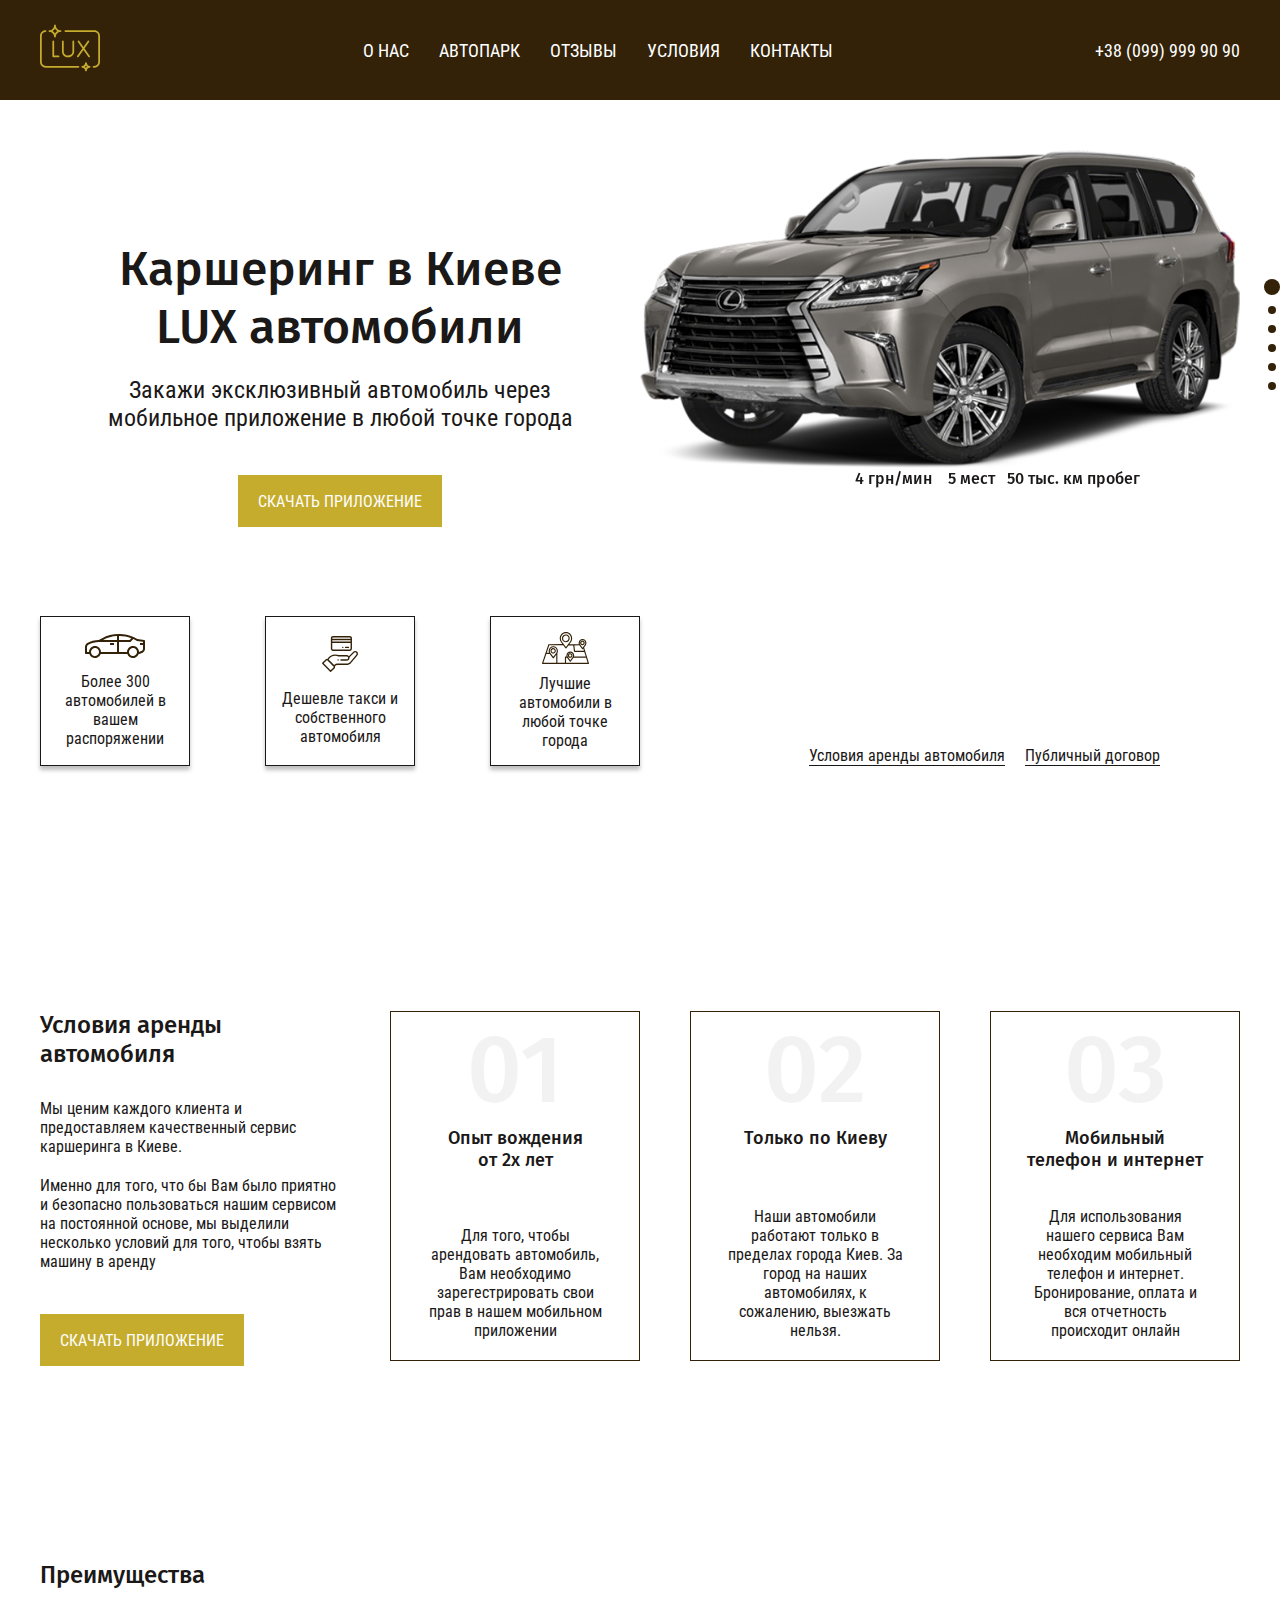
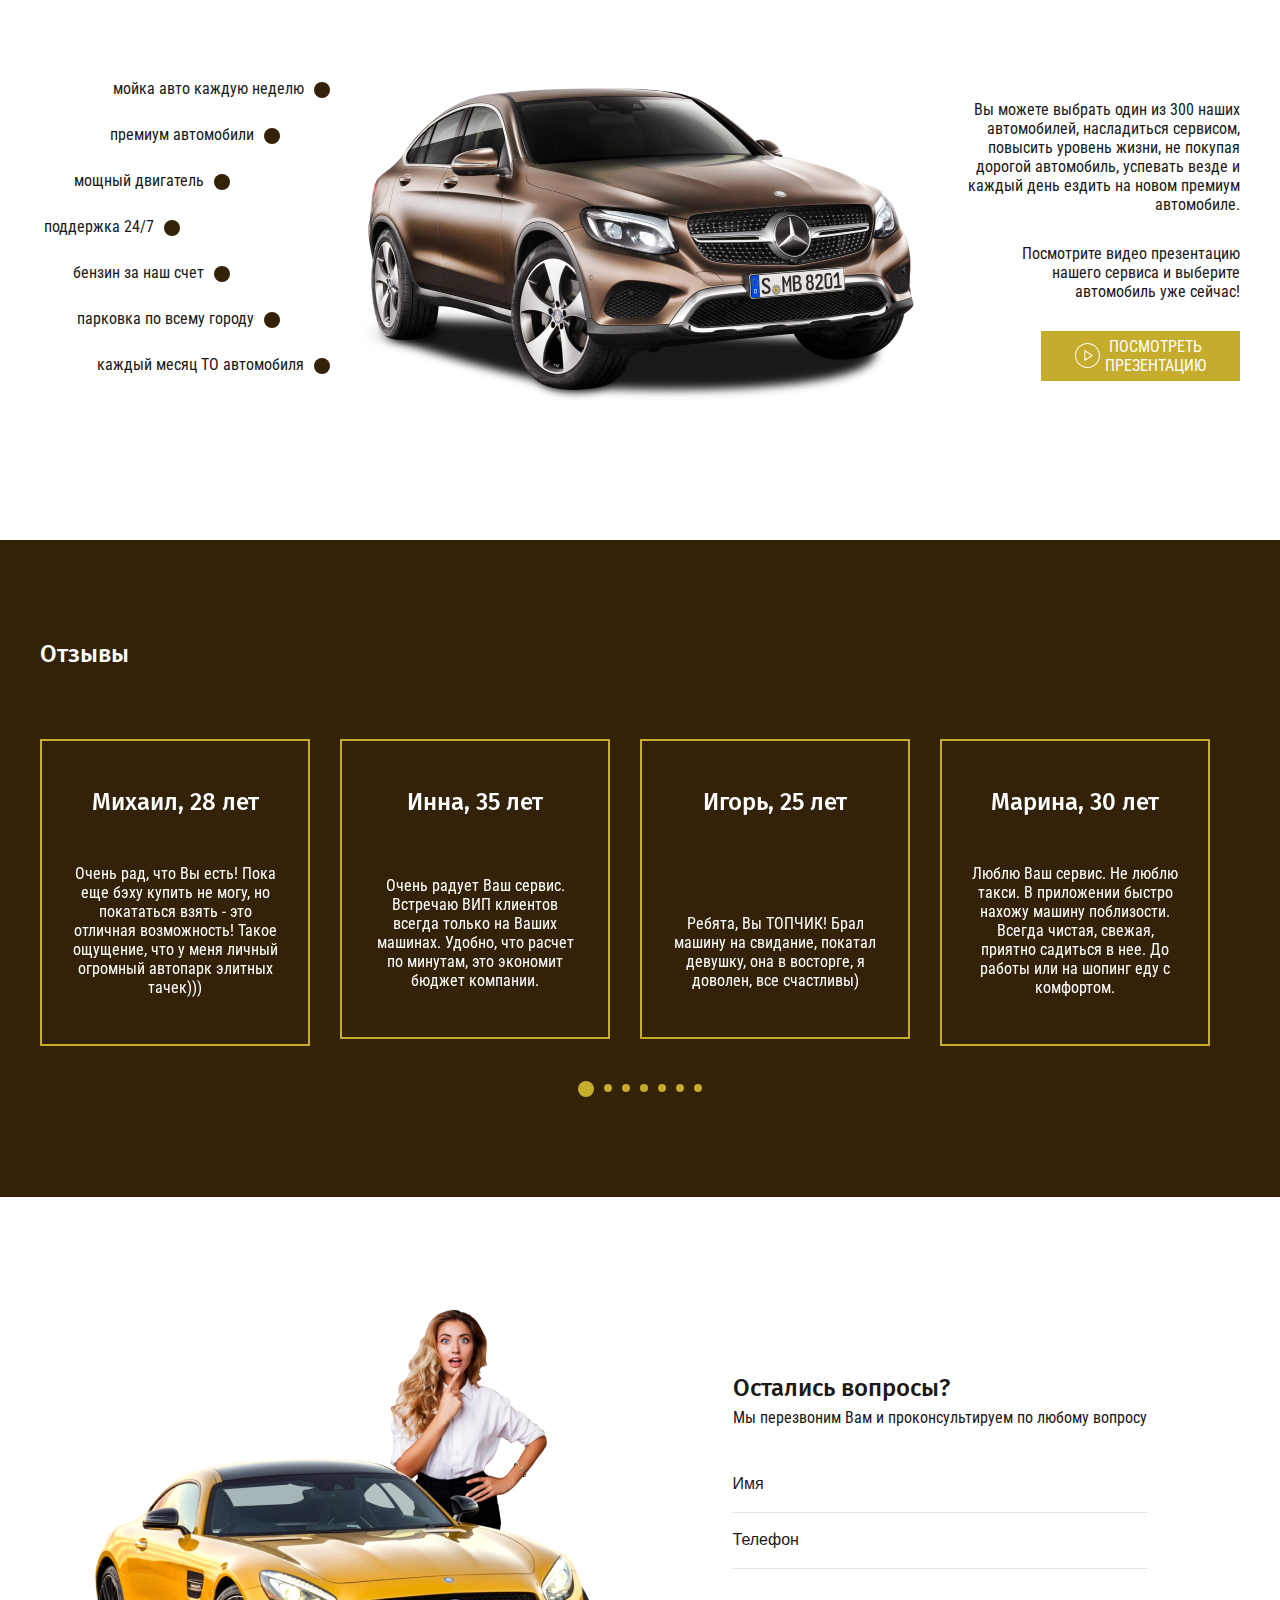
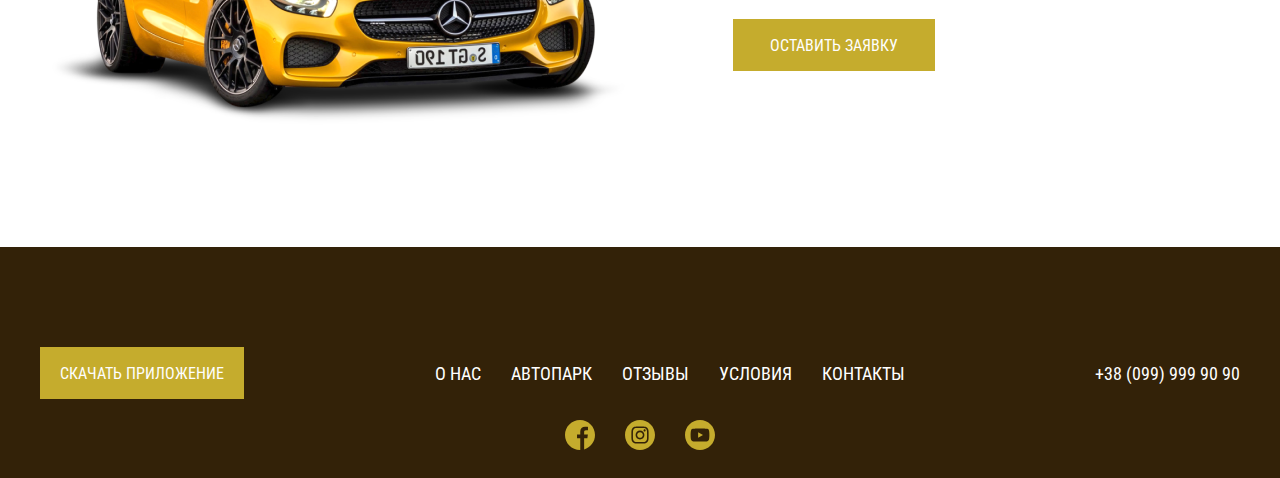
<file: car/index.html>
<!DOCTYPE html>
<html lang="ru">

<head>
  <meta charset="UTF-8">
  <meta name="viewport" content="width=device-width, initial-scale=1.0">
  <meta http-equiv="X-UA-Compatible" content="ie=edge">
  <title>Document 123</title>
  <link rel="stylesheet" href="css/reset.css">
  <link rel="preconnect" href="https://fonts.gstatic.com">
  <link href="https://fonts.googleapis.com/css2?family=Fira+Sans:wght@500&family=Roboto+Condensed&display=swap"
    rel="stylesheet">
  <link rel="stylesheet" href="css/slick.css">
  <link rel="stylesheet" href="css/jquery.fancybox.css">
  <link rel="stylesheet" href="css/style.css">
</head>

<body>
  <header class="header">
    <div class="container">
      <div class="header__inner">
        <a href="#" class="logo">
          <img class="logo__link" src="images/logo.svg" alt="logo">
        </a>
        <nav class="menu">
          <button class="menu__btn"></button>
          <ul class="menu__list">
            <li class="menu__item"><a class="menu__list-link">О НАС</a></li>
            <li class="menu__item"><a class="menu__list-link">АВТОПАРК</a></li>
            <li class="menu__item"><a class="menu__list-link">ОТЗЫВЫ</a></li>
            <li class="menu__item"><a class="menu__list-link">УСЛОВИЯ</a></li>
            <li class="menu__item"><a class="menu__list-link">КОНТАКТЫ</a></li>
          </ul>
        </nav>
        <a class="phone" href="tel:380999999090">+38 (099) 999 90 90</a>
      </div>
    </div>
  </header>

  <section class="top">
    <div class="container">
      <div class="top__heading">
        <div class="top__content">
          <h1 class="top__title">
            Каршеринг в Киеве LUX автомобили
          </h1>
          <p class="top__text">
            Закажи эксклюзивный автомобиль через мобильное приложение в любой точке города
          </p>
          <a href="#" class="application-btn">Скачать приложение</a>
        </div>

        <div class="top__slider">
          <div class="top__slider-item">
            <img class="top__slider-images" src="images/slider-img1.png" alt="">
            <p class="top__slider-text">
              <span>4 грн/мин</span><span> 5 мест</span><span>50 тыс. км пробег</span>
            </p>
          </div>
          <div class="top__slider-item">
            <img class="top__slider-images" src="images/slider-img2.png" alt="">
            <p class="top__slider-text">
              <span>4 грн/мин</span><span> 5 мест</span><span> 50 тыс. км пробег</span>
            </p>
          </div>
          <div class="top__slider-item">
            <img class="top__slider-images" src="images/slider-img3.png" alt="">
            <p class="top__slider-text">
              <span> 4 грн/мин</span> <span>5 мест</span> <span>50 тыс. км пробег</span>
            </p>
          </div>
          <div class="top__slider-item">
            <img class="top__slider-images" src="images/slider-img1.png" alt="">
            <p class="top__slider-text">
              <span> 4 грн/мин</span><span> 5 мест</span> <span>50 тыс. км пробег</span>
            </p>
          </div>
          <div class="top__slider-item">
            <img class="top__slider-images" src="images/slider-img2.png" alt="">
            <p class="top__slider-text">
              <span>4 грн/мин</span><span> 5 мест</span> <span>50 тыс. км пробег</span>
            </p>
          </div>
          <div class="top__slider-item">
            <img class="top__slider-images" src="images/slider-img3.png" alt="">
            <p class="top__slider-text">
              <span>4 грн/мин</span> <span>5 мест</span> <span>50 тыс. км пробег</span>
            </p>
          </div>
        </div>
      </div>
      <div class="top__bottom">
        <div class="top__items">
          <div class="top__item">
            <img class="top__item-img" src="images/icon-1.svg">
            <p class="top__item-text">
              Более 300 автомобилей
              в вашем распоряжении

            </p>
          </div>
          <div class="top__item">
            <img class="top__item-img" src="images/icon-2.svg">
            <p class="top__item-text">
              Дешевле такси
              и собственного автомобиля

            </p>
          </div>
          <div class="top__item">
            <img class="top__item-img" src="images/icon-3.svg">
            <p class="top__item-text">
              Лучшие автомобили в любой точке города
            </p>
          </div>
        </div>
        <div class="top__links">
          <div class="top__link" href="#">Условия аренды автомобиля </div>
          <div class="top__link" href="#">Публичный договор</div>
        </div>
      </div>
    </div>
  </section>

   <section class="rent">
    <div class="container">
      <div class="rent__inner">
        <div class="rent__content">
          <h3 class="rent__title">
            Условия аренды автомобиля
          </h3>
          <p class="rent__text">
            Мы ценим каждого клиента и предоставляем качественный сервис каршеринга в Киеве.
          </p>
          <p class="rent__text">
            Именно для того, что бы Вам было приятно и безопасно пользоваться нашим сервисом на постоянной основе, мы
            выделили несколько условий для того, чтобы взять машину в аренду
          </p>
          <a href="#" class="application-btn">Скачать приложение</a>
        </div>
        <div class="rent__item">
          <div class="rent__item-num">01</div>
          <p class="rent__item-title">
            Опыт вождения<br> от 2х лет
          </p>
          <p class="rent__item-text">
            Для того, чтобы арендовать автомобиль, Вам необходимо зарегестрировать свои прав в нашем мобильном
            приложении
          </p>
        </div>
        <div class="rent__item">
          <div class="rent__item-num">02</div>
          <p class="rent__item-title">
            Только по Киеву
          </p>
          <p class="rent__item-text">
            Наши автомобили работают только в пределах города Киев.
            За город на наших автомобилях, к сожалению, выезжать нельзя.
          </p>
        </div>
        <div class="rent__item">
          <div class="rent__item-num">03</div>
          <p class="rent__item-title">
            Мобильный телефон и интернет
          </p>
          <p class="rent__item-text">
            Для использования нашего сервиса Вам необходим мобильный телефон и интернет.
            Бронирование, оплата и вся отчетность происходит онлайн
          </p>
        </div>
      </div>
    </div>
  </section>

  <section class="benefits">
    <div class="container">
      <h3 class="benefits__title">
        Преимущества
      </h3>
      <div class="benefits__items">
        <ul class="benefits__list">
          <li class="benefits__list-item">мойка авто каждую неделю</li>
          <li class="benefits__list-item">премиум автомобили</li>
          <li class="benefits__list-item">мощный двигатель</li>
          <li class="benefits__list-item">поддержка 24/7</li>
          <li class="benefits__list-item">бензин за наш счет</li>
          <li class="benefits__list-item">парковка по всему городу</li>
          <li class="benefits__list-item">каждый месяц ТО автомобиля</li>
        </ul>
        <img class="benefits__img" src="images/benefits.png" alt="">
        <div class="benefits__content">
          <p class="benefits__text">Вы можете выбрать один из 300 наших автомобилей, насладиться сервисом, повысить
            уровень жизни, не покупая дорогой автомобиль, успевать везде и каждый день ездить на новом премиум
            автомобиле.</p>
          <p class="benefits__text">Посмотрите видео презентацию нашего сервиса и выберите автомобиль уже сейчас!</p>
          <a class="video-popup" data-fancybox href="https://www.youtube.com/watch?v=tMK6yv0qIjE">
            ПОСМОТРЕТЬ <br>ПРЕЗЕНТАЦИЮ
          </a>
        </div>
      </div>
    </div>
  </section>

  <section class="reviews">
    <div class="container">
      <h3 class="reviews__title">
        Отзывы
      </h3>
      <div class="reviews__sliders">
        <div class="reviews__slider">
          <div class="review__item">
            <p class="reviews__item-name">
              Михаил, 28 лет
            </p>
            <p class="reviews__item-text">
              Очень рад, что Вы есть!
              Пока еще бэху купить не могу, но покататься взять - это отличная возможность!
              Такое ощущение, что у меня личный огромный автопарк элитных тачек)))
            </p>
          </div>
        </div>
        <div class="reviews__slider">
          <div class="review__item">
            <p class="reviews__item-name">
              Инна, 35 лет
            </p>
            <p class="reviews__item-text">
              Очень радует Ваш сервис. Встречаю ВИП клиентов всегда только на Ваших машинах.
              Удобно, что расчет по минутам, это экономит бюджет компании.
            </p>
          </div>
        </div>
        <div class="reviews__slider">
          <div class="review__item">
            <p class="reviews__item-name">
              Игорь, 25 лет
            </p>
            <p class="reviews__item-text">
              Ребята, Вы ТОПЧИК!
              Брал машину на свидание, покатал девушку, она в восторге, я доволен, все счастливы)
            </p>
          </div>
        </div>
        <div class="reviews__slider">
          <div class="review__item">
            <p class="reviews__item-name">
              Марина, 30 лет
            </p>
            <p class="reviews__item-text">
              Люблю Ваш сервис. Не люблю такси. В приложении быстро нахожу машину поблизости. Всегда чистая, свежая,
              приятно садиться в нее. До работы или на шопинг еду с комфортом.
            </p>
          </div>
        </div>
        <div class="reviews__slider">
          <div class="review__item">
            <p class="reviews__item-name">
              Инна, 35 лет
            </p>
            <p class="reviews__item-text">
              Очень радует Ваш сервис. Встречаю ВИП клиентов всегда только на Ваших машинах.
              Удобно, что расчет по минутам, это экономит бюджет компании.
            </p>
          </div>
        </div>
        <div class="reviews__slider">
          <div class="review__item">
            <p class="reviews__item-name">
              Игорь, 25 лет
            </p>
            <p class="reviews__item-text">
              Ребята, Вы ТОПЧИК!
              Брал машину на свидание, покатал девушку, она в восторге, я доволен, все счастливы)
            </p>
          </div>
        </div>
        <div class="reviews__slider">
          <div class="review__item">
            <p class="reviews__item-name">
              Марина, 30 лет
            </p>
            <p class="reviews__item-text">
              Люблю Ваш сервис. Не люблю такси. В приложении быстро нахожу машину поблизости. Всегда чистая, свежая,
              приятно садиться в нее. До работы или на шопинг еду с комфортом.
            </p>
          </div>
        </div>
        
      </div>
    </div>
  </section>

  <section class="feedback">
<div class="container">
  <div class="feedback__inner">
    <img class="feedback__image" src="images/feeedback-img.png">
    <form class="feedback__form">
      <h3 class="feedback__title">
        Остались вопросы?
      </h3>
      <p class="feedback__text">
        Мы перезвоним Вам и проконсультируем по любому вопросу
      </p>
      <input class="feedback__input"type="text"placeholder="Имя">
      <input class="feedback__input"type="text"placeholder="Телефон">
      <button class="feedback__btn"tupe="submit">ОСТАВИТЬ ЗАЯВКУ</button>
    </form>
  </div>
</div>
  </section>

  <footer class="footer">
    <div class="container">
      <div class="footer__top">
        <a class="application-btn" href="#">Скачать приложение</a>
        <nav class="menu">
          <ul class="menu__list">
            <li class="menu__item"><a class="menu__list-link">О НАС</a></li>
            <li class="menu__item"><a class="menu__list-link">АВТОПАРК</a></li>
            <li class="menu__item"><a class="menu__list-link">ОТЗЫВЫ</a></li>
            <li class="menu__item"><a class="menu__list-link">УСЛОВИЯ</a></li>
            <li class="menu__item"><a class="menu__list-link">КОНТАКТЫ</a></li>
          </ul>
        </nav>
        <a class="phone" href="tel:380999999090">+38 (099) 999 90 90</a>
      </div>
      <ul class="footer__social">
        <li class="footer__social-item">
          <a class="footer__social-link" href="#">
<img class="footer__social-img" src="images/facebook.svg" alt="">
          </a>
        </li>
        <li class="footer__social-item">
          <a class="footer__social-link" href="#">
<img class="footer__social-img" src="images/instagram.svg" alt="">
          </a>
        </li>
        <li class="footer__social-item">
          <a class="footer__social-link" href="#">
<img class="footer__social-img" src="images/youtube.svg" alt="" >
          </a>
        </li>
      </ul>
    </div>
  </footer> 
  <script src="https://ajax.googleapis.com/ajax/libs/jquery/3.4.1/jquery.min.js"></script>
  <script src="js/slick.min.js"></script>
  <script src="js/jquery.fancybox.min.js"></script>
  <script src="js/main.js"></script>
</body>

</html>
</file>
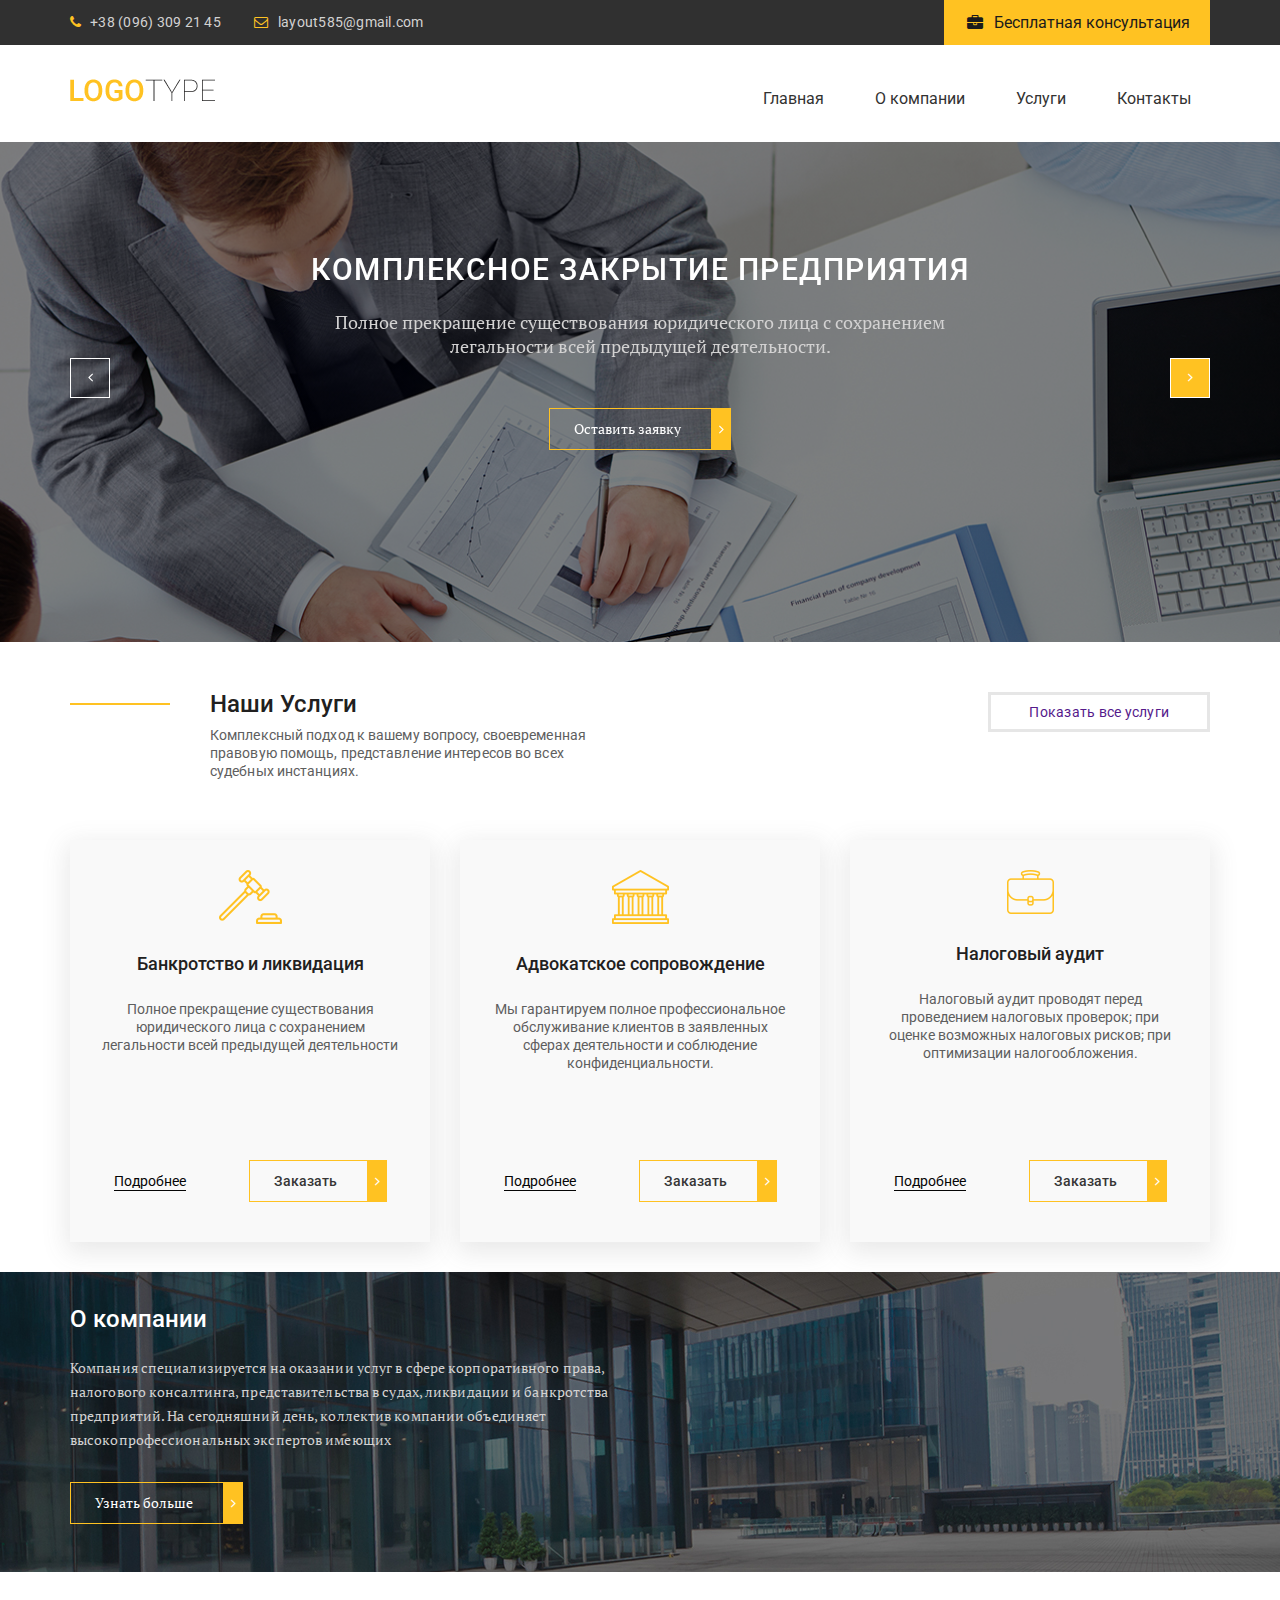
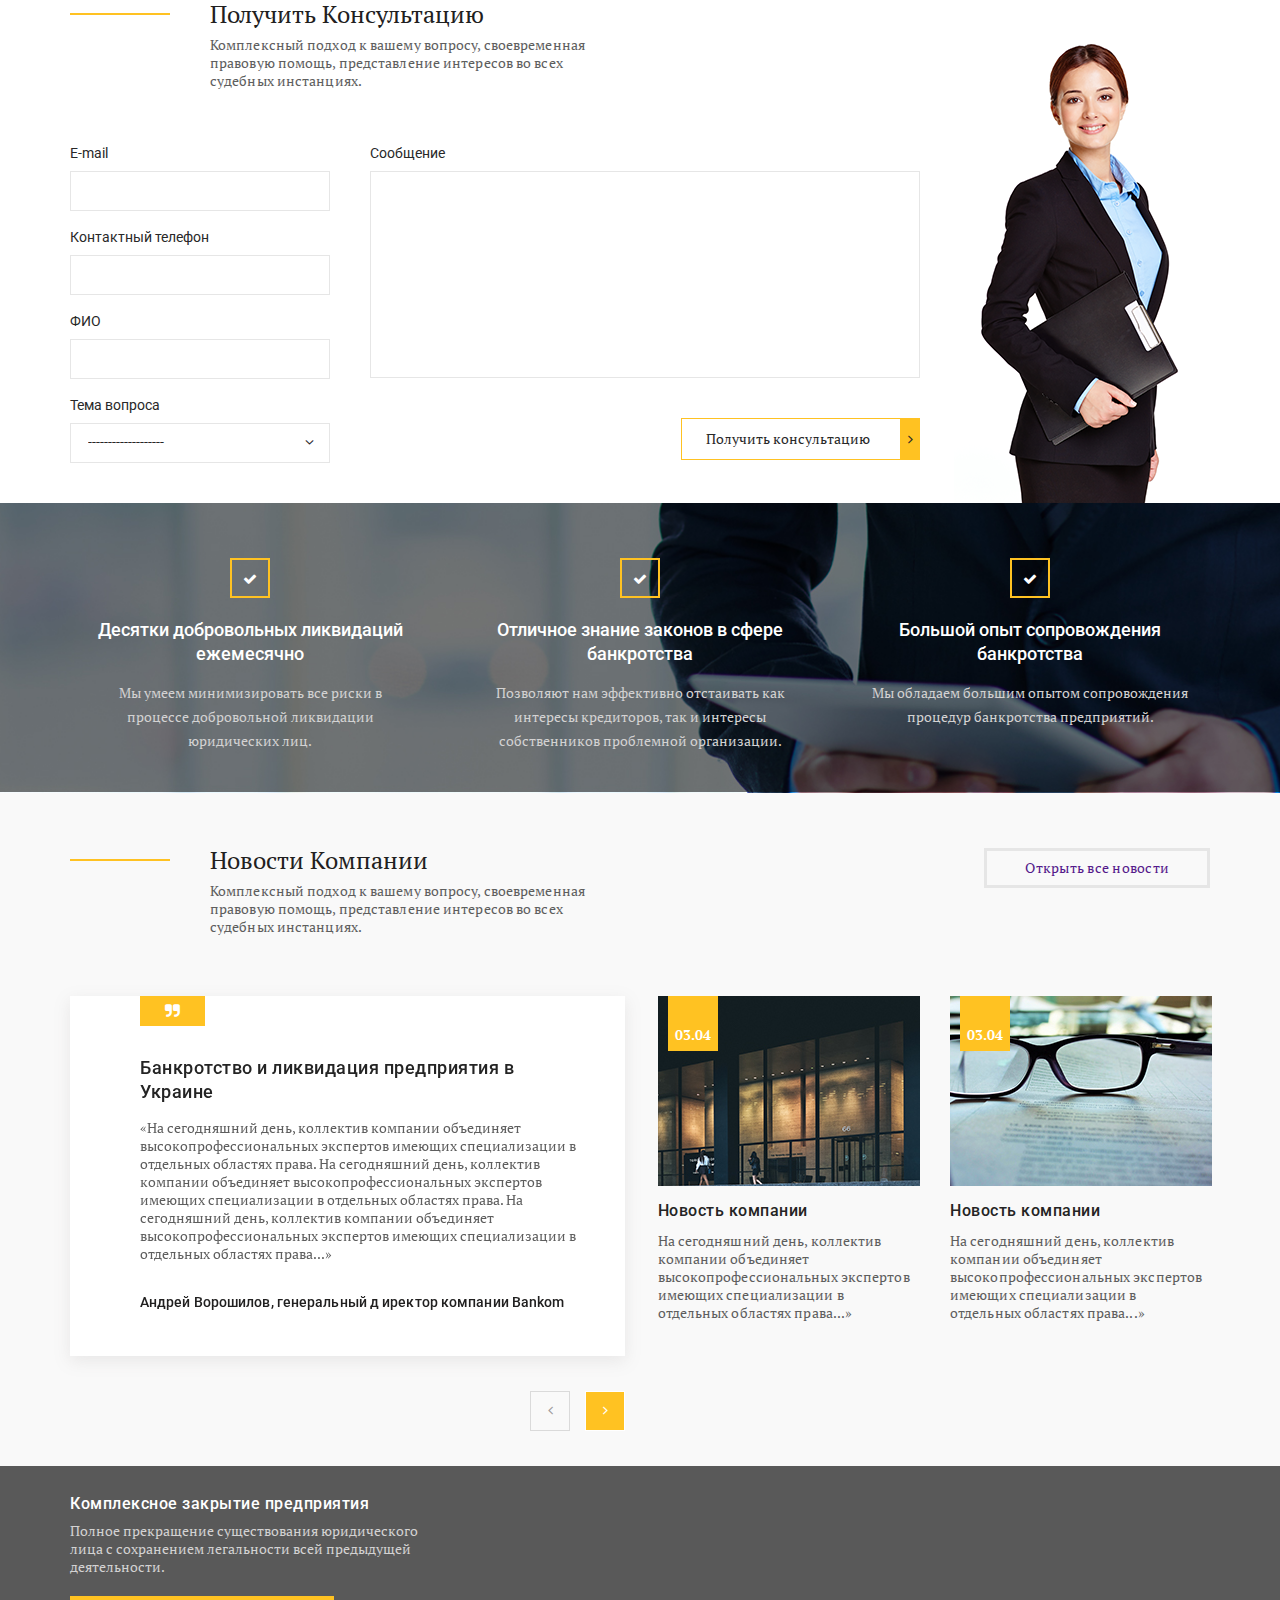
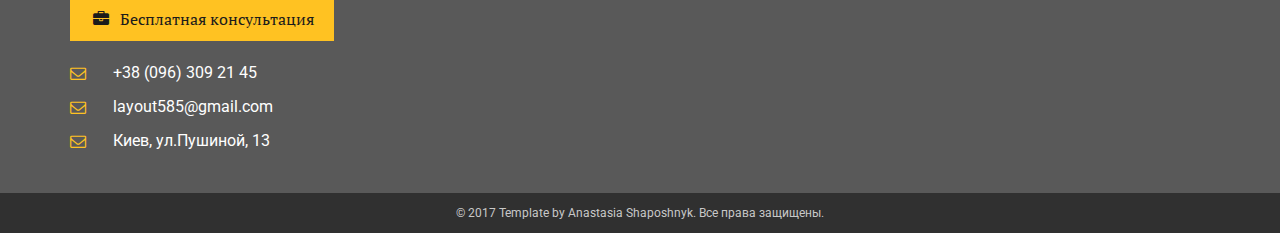
<file: layout/index.html>
<!DOCTYPE html>
<html lang="ru">

<head>
	<title>logotype</title>
	<meta charset="utf-8">
	<link rel="preconnect" href="https://fonts.gstatic.com">
	<link href="https://fonts.googleapis.com/css2?family=PT+Serif:wght@400;700&family=Roboto:wght@400;500&display=swap"
		rel="stylesheet">
	<link rel="stylesheet" href="css/normalize.css">
	<link rel="stylesheet" href="css/fonts.css">
	<link rel="stylesheet" href="css/jquery.fancybox.min.css">
	<link rel="stylesheet" href="css/slick.css">
	<link rel="stylesheet" href="css/jquery.formstyler.css">
	<link rel="stylesheet" href="css/style.css">
	<link rel="stylesheet" href="css/media.css">
</head>

<body>
	<header class="header">
		<div class="header__top">
			<div class="container">
				<a class="header__phone" href="tel:380963092145">+38 (096) 309 21 45 </a>
				<a class="header__email" href="#">layout585@gmail.com</a>
				<a data-fancybox data-src="#modal" href="javascript:;" class="header__btn" href="#">Бесплатная
					консультация</a>

			</div>
		</div>
		<div class="header__content">
			<div class="container">
				<div class="header__content-inner">
					<div class="header__logo">
						<a href="#">
							<img src="img/logo.png" alt=''>
						</a>
					</div>
					<nav class="menu">
						<div class="header__btn-menu">
							<span class="icon-bars"></span>
						</div>
						<ul>
							<li><a href="#">Главная</a></li>
							<li><a href="#">О компании</a></li>
							<li><a href="#">Услуги</a></li>
							<li><a href="#">Контакты</a></li>

						</ul>
					</nav>
				</div>
			</div>
		</div>

	</header>
	<section class="slider">
		<div class="container">
			<div class="slider__inner">

				<div class="slider__item">
					<div class="slider__item-content">
						<div class="slider__title">
							КОМПЛЕКСНОЕ ЗАКРЫТИЕ ПРЕДПРИЯТИЯ
						</div>
						<div class="slider__text">
							Полное прекращение существования юридического лица с сохранением легальности всей предыдущей
							деятельности.
						</div>
						<a data-fancybox data-src="#modal" href="javascript:;" class="slider__btn default-btn">
							Оставить заявку
						</a>
					</div>
				</div>

				<div class="slider__item">
					<div class="slider__item-content">
						<div class="slider__title">
							КОМПЛЕКСНОЕ ЗАКРЫТИЕ ПРЕДПРИЯТИЯ
						</div>
						<div class="slider__text">
							Полное прекращение существования юридического лица с сохранением легальности всей предыдущей
							деятельности.
						</div>
						<a data-fancybox data-src="#modal" href="javascript:;" class="slider__btn default-btn">
							Оставить заявку
						</a>
					</div>
				</div>

				<div class="slider__item">
					<div class="slider__item-content">
						<div class="slider__title">
							КОМПЛЕКСНОЕ ЗАКРЫТИЕ ПРЕДПРИЯТИЯ
						</div>
						<div class="slider__text">
							Полное прекращение существования юридического лица с сохранением легальности всей предыдущей
							деятельности.
						</div>
						<a data-fancybox data-src="#modal" href="javascript:;" class="slider__btn default-btn">
							Оставить заявку
						</a>
					</div>
				</div>

			</div>
		</div>


	</section>
	<section class="services">
		<div class="container">
			<div class="services__top">
				<div class="services__title-box">
					<div class="services__title">
						Наши Услуги
					</div>
					<div class="services__text">
						Комплексный подход к вашему вопросу, своевременная правовую помощь, представление интересов во
						всех судебных инстанциях.
					</div>
				</div>
				<div class="services__btn">
					<a href="">
						Показать все услуги
					</a>
				</div>

			</div>
			<div class="services__items">
				<div class="services__item">
					<img src="img/services-1.png" alt="">
					<div class="services__item-title">
						Банкротство и ликвидация
					</div>
					<div class="services__item-text">
						Полное прекращение существования юридического лица с сохранением легальности всей предыдущей
						деятельности
					</div>
					<div class="services__item-btn">
						<a href="" class="services__item-link">Подробнее</a>
						<a data-fancybox data-src="#modal" href="javascript:;" class="default-btn">
							Заказать
						</a>
					</div>
				</div>

				<div class="services__item">
					<img src="img/services-2.png" alt="">
					<div class="services__item-title">
						Адвокатское сопровождение
					</div>
					<div class="services__item-text">
						Мы гарантируем полное профессиональное обслуживание клиентов в заявленных сферах деятельности и
						соблюдение
						конфиденциальности.
					</div>
					<div class="services__item-btn">
						<a href="" class="services__item-link">Подробнее</a>
						<a data-fancybox data-src="#modal" href="javascript:;" class="default-btn">
							Заказать
						</a>
					</div>
				</div>

				<div class="services__item">
					<img src="img/services-3.png" alt="">
					<div class="services__item-title">
						Налоговый аудит
					</div>
					<div class="services__item-text">
						Налоговый аудит проводят перед проведением налоговых проверок; при оценке возможных налоговых
						рисков; при оптимизации налогообложения.
					</div>
					<div class="services__item-btn">
						<a href="" class="services__item-link">Подробнее</a>
						<a data-fancybox data-src="#modal" href="javascript:;" class="default-btn">
							Заказать
						</a>
					</div>
				</div>
			</div>
		</div>

	</section>
	<section class="about">
		<div class="container">
			<div class="about__inner">
				<div class="about__title">
					О компании
				</div>
				<div class="about__text">
					Компания специализируется на оказании услуг в сфере корпоративного права, налогового консалтинга,
					представительства в судах, ликвидации и банкротства предприятий. На сегодняшний день, коллектив
					компании объединяет
					высокопрофессиональных экспертов имеющих
				</div>
				<a href="#" class="about__btn default-btn">
					Узнать больше
				</a>
			</div>
		</div>

	</section>
	<section class="form">
		<div class="container">
			<div class="form__inner">
				<div class="form__content">
					<div class="form__title-box">
						<div class="form__title">
							Получить Консультацию
						</div>
						<div class="form__text">
							Комплексный подход к вашему вопросу, своевременная правовую помощь, представление интересов
							во
							всех судебных инстанциях.
						</div>
					</div>
					<div class="form__box">
						<form>
							<div class="form__box-inner">
								<div class="form__box-left">
									<label>
										E-mail
										<input type="text">
									</label>
									<label>
										Контактный телефон
										<input type="text">
									</label>
									<label>
										ФИО
										<input type="text">
									</label>
									<label>
										Тема вопроса
										<select>
											<option>-------------------</option>
											<option>-------------------</option>
											<option>-------------------</option>
											<option>-------------------</option>
										</select>
									</label>
								</div>
								<div class="form__box-right">
									<label>
										Сообщение
										<textarea>

										</textarea>
									</label>
									<button class="default-btn" type="submit">
										Получить консультацию
									</button>
								</div>
							</div>
						</form>
					</div>
				</div>
			</div>
		</div>
	</section>

	<section class="advantages">
		<div class="container">
			<div class="advantages__inner">
				<div class="advantages-item">
					<div class="advantages__title">
						Десятки добровольных ликвидаций ежемесячно
					</div>
					<div class="advantages__text">
						Мы умеем минимизировать все риски в процессе добровольной ликвидации юридических лиц.
					</div>
				</div>
				<div class="advantages-item">
					<div class="advantages__title">
						Отличное знание законов в сфере банкротства
					</div>
					<div class="advantages__text">
						Позволяют нам эффективно отстаивать как интересы кредиторов, так и интересы собственников
						проблемной организации.
					</div>
				</div>
				<div class="advantages-item">
					<div class="advantages__title">
						Большой опыт сопровождения банкротства
					</div>
					<div class="advantages__text">
						Мы обладаем большим опытом сопровождения процедур банкротства предприятий.
					</div>
				</div>
			</div>
		</div>


	</section>
	<section class="news">
		<div class="container">
			<div class="news__top">
				<div class="news__title-box">
					<div class="news__title">
						Новости Компании
					</div>
					<div class="news__text">
						Комплексный подход к вашему вопросу, своевременная правовую помощь, представление интересов во
						всех судебных инстанциях.
					</div>
				</div>
				<div class="news__btn">
					<a href="">
						Открыть все новости
					</a>
				</div>

			</div>
			<div class="news__inner">
				<div class="news__slider">
					<div class="news__slider-inner">
						<div class="news__slider-item">
							<div class="news__slider-title">
								Банкротство и ликвидация предприятия в Украине
							</div>
							<div class="news__slider-text">
								«На сегодняшний день, коллектив компании объединяет высокопрофессиональных экспертов
								имеющих специализации в отдельных областях права. На сегодняшний день, коллектив
								компании объединяет высокопрофессиональных экспертов имеющих специализации в отдельных
								областях права. На сегодняшний день, коллектив компании объединяет
								высокопрофессиональных экспертов имеющих специализации в отдельных областях права...»
							</div>
							<div class="news__slider-author">
								Андрей Ворошилов, генеральный д иректор компании Bankom
							</div>
						</div>
					</div>
					<div class="news__slider-inner">
						<div class="news__slider-item">
							<div class="news__slider-title">
								Банкротство и ликвидация предприятия в Украине
							</div>
							<div class="news__slider-text">
								«На сегодняшний день, коллектив компании объединяет высокопрофессиональных экспертов
								имеющих специализации в отдельных областях права. На сегодняшний день, коллектив
								компании объединяет высокопрофессиональных экспертов имеющих специализации в отдельных
								областях права. На сегодняшний день, коллектив компании объединяет
								высокопрофессиональных экспертов имеющих специализации в отдельных областях права...»
							</div>
							<div class="news__slider-author">
								Андрей Ворошилов, генеральный д иректор компании Bankom
							</div>
						</div>
					</div>
					<div class="news__slider-inner">
						<div class="news__slider-item">
							<div class="news__slider-title">
								Банкротство и ликвидация предприятия в Украине
							</div>
							<div class="news__slider-text">
								«На сегодняшний день, коллектив компании объединяет высокопрофессиональных экспертов
								имеющих специализации в отдельных областях права. На сегодняшний день, коллектив
								компании объединяет высокопрофессиональных экспертов имеющих специализации в отдельных
								областях права. На сегодняшний день, коллектив компании объединяет
								высокопрофессиональных экспертов имеющих специализации в отдельных областях права...»
							</div>
							<div class="news__slider-author">
								Андрей Ворошилов, генеральный д иректор компании Bankom
							</div>
						</div>
					</div>
				</div>
				<a href="#" class="news__blog">
					<div class="news__images">
						<img src="../layout/img/news-1.jpg">
						<div class="news__date">03.04</div>
					</div>
					<div class="news__blog-title">
						Новость компании
					</div>
					<div class="news__blog-text">
						На сегодняшний день, коллектив компании объединяет высокопрофессиональных экспертов имеющих
						специализации в отдельных областях права...»
					</div>
				</a>
				<a href="#" class="news__blog">
					<div class="news__images">
						<img src="../layout/img/news-2.jpg">
						<div class="news__date">03.04</div>
					</div>
					<div class="news__blog-title">
						Новость компании
					</div>
					<div class="news__blog-text">
						На сегодняшний день, коллектив компании объединяет высокопрофессиональных экспертов имеющих
						специализации в отдельных областях права...»
					</div>
				</a>
			</div>
		</div>
	</section>

	<footer class="footer">
		<div class="footer__content">
			<div class="container">
				<div class="footer__inner">
					<div class="footer__info">
						<div class="footer__title">
							Комплексное закрытие предприятия
						</div>
						<div class="footer__text">
							Полное прекращение существования юридического лица с сохранением легальности всей предыдущей
							деятельности.
						</div>
						<a data-fancybox data-src="#modal" href="javascript:;" class="header__btn" href="#">
							Бесплатная консультация
						</a>
						<ul class="footer__list">
							<li><a class="footer__phone" href="tel:380963092145">+38 (096) 309 21 45</a></li>
							<li><a href="#">layout585@gmail.com</a></li>
							<li><a class="footer__adress" href="#">Киев, ул.Пушиной, 13 </a></li>
						</ul>
					</div>
					<div class="footer__map">
						<iframe height="250px"
							src="https://www.google.com/maps/embed?pb=!1m18!1m12!1m3!1d2540.124391996489!2d30.364922015731644!3d50.457408279476354!2m3!1f0!2f0!3f0!3m2!1i1024!2i768!4f13.1!3m3!1m2!1s0x40d4cc919501b4ef%3A0x71a476f68f4c8246!2z0YPQuy4g0KTQtdC-0LTQvtGA0Ysg0J_Rg9GI0LjQvdC-0LksIDEzLCDQmtC40LXQsiwgMDIwMDA!5e0!3m2!1sru!2sua!4v1612349142104!5m2!1sru!2sua"
							frameborder="0" style="border:0;" allowfullscreen="" aria-hidden="false"
							tabindex="0"></iframe>
					</div>
				</div>
			</div>
		</div>
		<div class="footer__copy">
			<div class="container">
				<div class="copy__text">
					© 2017 Template by Anastasia Shaposhnyk. Все права защищены.
				</div>
			</div>
		</div>

	</footer>

	<div id="modal">
		<form action="">
			<input type="text"placeholder="Ваше имя">
			<input type="text"placeholder="Ваш телефон">
			<input type="submit"placeholder="Отправить">
		</form>
	</div>


	<script src="https://ajax.googleapis.com/ajax/libs/jquery/3.5.1/jquery.min.js"></script>
	<script src="js/jquery.fancybox.min.js"></script>
	<script src="js/slick.min.js"></script>
	<script src="js/jquery.formstyler.min.js"></script>
	<script src="js/main.js"></script>
</body>

</html>
</file>
<file: car/css/style.css>
html {
  box-sizing: border-box;
}
*,
*::after,
*::before {
  box-sizing: inherit;
}
a {
  text-decoration: none;
}
.container {
  max-width: 1220px;
  padding: 0px 10px;
  margin: 0 auto;
}
body {
  color: #1b1818;
  font-size: 16px;
  line-height: 19px;
  /* font-family: 'Fira Sans', sans-serif; */
  font-family: "Roboto Condensed", sans-serif;
  font-weight: 400;
}
.header {
  background: #332208;
}
.header__inner {
  display: flex;
  justify-content: space-between;
  align-items: center;
  height: 100px;
}
.menu__list {
  display: flex;
}
.menu__item {
  margin: 0 15px;
}
.menu__list-link {
  text-transform: uppercase;
  color: #fff;
  font-size: 18px;
  line-height: 21px;
  padding-bottom: 5px;
  transition: all 0.5;
  border-bottom: 1px solid transparent;
  cursor: pointer;
}
.menu__list-link:hover {
  border-bottom: 1px solid #fefefe;
}
.phone {
  color: #fefefe;
  font-size: 18px;
  line-height: 21px;
}
.top__heading {
  display: flex;
  padding: 50px 0px 105px;
}
.top__content {
  text-align: center;
  padding-top: 90px;
  width: 50%;
}
.top__title {
  font-family: "Fira Sans", sans-serif;
  font-weight: 500;
  font-size: 48px;
  line-height: 58px;
  margin: 0 auto 20px;
  max-width: 455px;
}
.top__text {
  font-size: 24px;
  line-height: 28px;
  margin: 0 auto 60px;
  max-width: 470px;
}
.application-btn {
  text-transform: uppercase;
  color: #fefefe;
  background: #c5ac2d;
  padding: 16px 19px 15px;
  transition: all 0.5s;
  border: 1px solid transparent;
}
.feedback__btn:hover,
.application-btn:hover {
  color: #c5ac2d;
  background: #fefefe;
  border: 1px solid #c5ac2d;
}
.top__slider {
  width: 50%;
  position: relative;
}
.top__slider .top__slider-images {
  max-height: 100%;
  max-width: 100%;
}
.top__slider .slick-dots {
  position: absolute;
  right: -40px;
  top: 50%;
  transform: translateY(-50%);
}
.slick-dots {
  list-style: none;
  text-align: center;
}
.slick-dots button {
  font-size: 0;
  width: 8px;
  height: 8px;
  background-color: #332208;
  border: none;
  padding: 0;
  border-radius: 50%;
}
.slick-active button {
  width: 16px;
  height: 16px;
}
.top__slider-text {
  font-family: "Fira Sans", sans-serif;
  font-weight: 500;
  padding-right: 100px;
  text-align: right;
}
.top__slider-text span + span {
  padding-left: 12px;
}
.top__bottom {
  display: flex;
  align-items: flex-end;
  justify-content: space-between;
  margin-bottom: 145px;
}
.top__items {
  display: flex;
  justify-content: space-between;
  width: 50%;
}
.top__item {
  border: 1px solid #1b1818;
  padding: 10px;
  width: 150px;
  height: 150px;
  display: flex;
  flex-direction: column;
  align-items: center;
  justify-content: space-around;
  text-align: center;
  box-shadow: 0px 4px 4px rgba(0, 0, 0, 0.25);
  cursor: pointer;
  transition: all 0.5s;
}
.top__item:hover {
  transform: scale(1.25);
}
.top__links {
  display: flex;
  justify-content: space-between;
  padding-right: 80px;
}
.top__link {
  color: #1b1818;
  border-bottom: 1px solid #1b1818;
}
.top__link + .top__link {
  margin-left: 20px;
}
.rent {
  padding: 100px 0;
}
.rent__inner {
  display: flex;
  justify-content: space-between;
}
.rent__content {
  width: 300px;
}
.rent__title {
  font-family: "Fira Sans", sans-serif;
  font-weight: 500;
  font-size: 24px;
  line-height: 29px;
  margin-bottom: 30px;
}
.rent__text {
  margin-bottom: 20px;
}
.rent__text + .rent__text {
  margin-bottom: 60px;
}
.rent__item {
  border: 1px solid #332208;
  width: 250px;
  min-height: 350px;
  padding: 0px 35px 20px;
  text-align: center;
  display: flex;
  flex-direction: column;
  justify-content: space-around;
}
.rent__item-num {
  font-family: "Fira Sans", sans-serif;
  font-weight: 500;
  font-size: 96px;
  line-height: 115px;
  opacity: 0.05;
}
.rent__item-title {
  font-family: "Fira Sans", sans-serif;
  font-weight: 500;
  font-size: 18px;
  line-height: 22px;
  margin-bottom: auto;
}
.benefits {
  padding: 100px 0;
}
.benefits__title {
  font-family: "Fira Sans", sans-serif;
  font-weight: 500;
  font-size: 24px;
  line-height: 29px;
  margin-bottom: 50px;
}
.benefits__items {
  display: flex;
  justify-content: space-between;
  align-items: center;
}
.benefits__list {
  width: 300px;
  list-style: none;
}
.benefits__list-item {
  margin-bottom: 27px;
  padding-right: 26px;
  position: relative;
  text-align: right;
}
.benefits__list-item::after {
  content: "";
  position: absolute;
  width: 16px;
  height: 16px;
  border-radius: 50%;
  background: #332208;
  right: 0;
  top: 3px;
}

.benefits__content {
  width: 300px;
  text-align: right;
}
.benefits__list-item:nth-child(1),
.benefits__list-item:nth-child(7) {
  margin-right: 10px;
}
.benefits__list-item:nth-child(2),
.benefits__list-item:nth-child(6) {
  margin-right: 60px;
}
.benefits__list-item:nth-child(3),
.benefits__list-item:nth-child(5) {
  margin-right: 110px;
}
.benefits__list-item:nth-child(4) {
  margin-right: 160px;
}
.benefits__text {
  margin-bottom: 30px;
}
.benefits__text + .benefits__text {
  width: 267px;
  margin-left: auto;
}
.video-popup {
  background-color: #c5ac2d;
  text-transform: uppercase;
  color: #fefefe;
  padding: 6px 34px 6px 64px;
  text-align: center;
  display: inline-block;
  position: relative;
  margin-left: auto;
}
.video-popup::before {
  content: "";
  position: absolute;
  width: 25px;
  height: 25px;
  background-image: url(../images/video-btn.svg);
  top: 12px;
  left: 34px;
}

.reviews {
  background-color: #332208;
  padding: 100px 0;
  color: #fefefe;
}
.reviews__title {
  font-family: "Fira Sans", sans-serif;
  font-weight: 500;
  font-size: 24px;
  line-height: 29px;
  margin-bottom: 70px;
}
.review__item {
  min-width: 270px;
  border: 2px solid #c5ac2d;
  padding: 47px 30px;
  min-height: 300px;
  display: flex;
  flex-direction: column;
  justify-content: space-between;
  margin-right: 30px;
  text-align: center;
}
.reviews__item-name {
  font-family: "Fira Sans", sans-serif;
  font-weight: 500;
  font-size: 24px;
  line-height: 29px;
  margin-bottom: 47px;
}

.reviews__sliders .slick-dots button{
  background-color: #c5ac2d;
  margin-top: 35px;
}
.reviews__sliders .slick-dots{
  display: flex;
  justify-content: center;
  align-items: center;
}
.reviews__sliders button{
  margin: 0px 5px;
  line-height: 12px;
}
.feedback{
  padding: 100px 0;
}
.feedback__inner{
  display: flex;
  align-items: center;
}
.feedback__image{
width: 50%;
}
.feedback__form{
width: 415px;
margin: 0 auto;
}
.feedback__title{
  font-family: "Fira Sans", sans-serif;
  font-weight: 500;
  font-size: 24px;
  line-height: 29px;
  margin-bottom: 5px;
}
.feedback__text{
margin-bottom: 30px;
}
.feedback__input{
  display: block;
  padding: 20px 0;
  width: 100%;
  border: 0;
  border-bottom: 1px solid rgba(0,0,0,.1);
}
.feedback__input::placeholder{
  line-height: 19px;
  font-size: 16px;
  color: #1b1818;
}
.feedback__btn{
text-transform: uppercase;
color: #fefefe;
border: 1px solid transparent;
display: inline-block;
padding: 16px 36px 15px;
background-color: #c5ac2d;
margin-top: 50px;
font-family: "Roboto Condensed", sans-serif;
font-weight: 400;
font-size: 16px;
line-height: 19px;
transition: all .6s;
cursor: pointer;
}
.footer{
  padding: 100px 0 24px;
  background: #332208;
}
.footer__top{
  display: flex;
  justify-content: space-between;
  align-items: center;
  margin-bottom: 21px;
}
.footer__social{
list-style: none ;
display: flex;
align-items: center;
justify-content: center;
}
.footer__social-link{
  margin: 0 15px;
}
  

.menu__btn{
  display: none;
  
}

@media (max-width: 1250px){
.benefits__img{
  width: 40%;
}
}

@media (max-width: 1140px){
.rent__inner{
  flex-wrap: wrap;
  justify-content: space-around;
}
.rent__content{
  width: 100%;
  margin-bottom: 30px;
}
}
@media (max-width: 1000px){
  .footer .menu{
    display: none;
      }
  .top__heading{
display: block;
  }
  .top__content{
    width: 100%;
    padding-top: 30px;
  }
  .top__slider{
    width: 100%;
    padding-top: 50px;
  }
  .top__bottom{
    display: block;
  }
  .top__links{
    padding-right: 0;
    padding-top: 50px;
    justify-content: center;
  }
  .top__items{
    width: 100%;
    justify-content: space-around;
  }
  .benefits__content{
    width: 100%;
    margin-top: 30px;
    
  }
  .benefits__items{
    flex-wrap: wrap;
    justify-content: space-around;
  }
  .benefits__text + .benefits__text{
    width: 100%;
  }
}

@media (max-width: 860px){

  .menu{
    order: 1;
  }
.menu__list{
  display: block;
  position: absolute;
  top: 100px;
  left: 0;
  background-color: #332208;
  right: 0;
  text-align: center;
  padding: 20px 0;
  transform: translateY(-500px);
  transition: all .5s;
}
.menu__list.menu__list--active{
  transform: translateY(0);
}
.menu__list-link{
  display: block;
  padding: 20px 0;
}
.menu__btn{
  display: block;
  cursor: pointer;
  width: 30px;
  height: 20px;
  border: none;
  border-top: 2px solid #fefefe;
  border-bottom: 2px solid #fefefe;
  background-color: transparent;
  position: relative;
}
.menu__btn::before{
  content: '';
  position: absolute;
  width: 30px;
  height: 2px;
  background-color: #fefefe;
  left: 0;
top: 7px;
}
.rent__item{
  margin: 30px;
}
.feedback__image{
  display: none;
}
.footer,
.feedback,
.reviews,
.benefits,
.rent{
  padding: 50px 0;
}
}

@media (max-width: 650px){
  .rent__item{
    width: 100%;
    min-height: 245px;
  }
  .rent__item-title{
margin-bottom: 20px;
  }
.rent__content{
  text-align: center;
}
}
@media (max-width: 525px){
.top__items{
  flex-wrap: wrap;
  margin: 20px;
}
.top__item{
  margin: 20px;
}
.top__slider-text{
  padding-right: 0;
}
.benefits__img{
  width: 70%;
}
.benefits__list-item{
  margin-right: 0;
  text-align: left;
  padding-right: 0;
  padding-left: 26px;
}
.benefits__list-item::after{
  right: auto;
  left: 0;
}
.benefits__list{
  width: 100%;
}
.benefits__list-item:nth-child(4){
  margin-right: 0;
}
}
@media (max-width: 450px){
.footer__top{
  flex-direction: column;
  align-items: center;
}
.footer .phone{
  margin-top: 30px;
  display: inline-block;
}
}
@media (max-width: 410px){
  .top__item{
    width: 100%;
  }
  .top__links{
    text-align: center;
    display: block;
  }
  .top__link{
    margin: 10px 15px;
    display: inline-block;
  }
  .top__link+.top__link{
margin-left: 0;
  }
  .top__slider-text{
    text-align: right;
  }
  .top__slider-text span{
    display: block;
    margin: 10px 0;
  }
  .rent__item{
    margin: 30px 0;
  }
  }
</file>
<file: layout/css/fonts.css>
@font-face {
  font-family: 'icomoon';
  src:  url('../fonts/icomoon.eot?wfq3mh');
  src:  url('../fonts/icomoon.eot?wfq3mh#iefix') format('embedded-opentype'),
    url('../fonts/icomoon.ttf?wfq3mh') format('truetype'),
    url('../fonts/icomoon.woff?wfq3mh') format('woff'),
    url('../fonts/icomoon.svg?wfq3mh#icomoon') format('svg');
  font-weight: normal;
  font-style: normal;
  font-display: block;
}

[class^="icon-"], [class*=" icon-"] {
  /* use !important to prevent issues with browser extensions that change fonts */
  font-family: 'icomoon' !important;
  speak: never;
  font-style: normal;
  font-weight: normal;
  font-variant: normal;
  text-transform: none;
  line-height: 1;

  /* Better Font Rendering =========== */
  -webkit-font-smoothing: antialiased;
  -moz-osx-font-smoothing: grayscale;
}

.icon-envelope-o:before {
  content: "\f003";
}
.icon-check:before {
  content: "\f00c";
}
.icon-map-marker:before {
  content: "\f041";
}
.icon-phone:before {
  content: "\f095";
}
.icon-briefcase:before {
  content: "\f0b1";
}
.icon-bars:before {
  content: "\f0c9";
}
.icon-navicon:before {
  content: "\f0c9";
}
.icon-reorder:before {
  content: "\f0c9";
}
.icon-angle-left:before {
  content: "\f104";
}
.icon-angle-right:before {
  content: "\f105";
}
.icon-quote-right:before {
  content: "\f10e";
}
</file>
<file: layout/css/style.css>
*,
*:before,
*:after {
  box-sizing: border-box;
}

a {
  text-decoration: none;
  display: inline-block;
}
ul,
li {
  list-style: none;
  margin: 0;
  padding: 0;
}
.container {
  max-width: 1170px;
  margin: 0 auto;
  padding: 0 15px;
}

body {
  font-family: "PT Serif", serif;

  font-weight: 400;
  font-size: 14px;
  line-height: 18px;
  color: #5e5e5e;
}
.header {
  font-family: "Roboto", sans-serif;
}
.header__top {
  background-color: #303030;
}
.header__btn {
  float: right;
  font-size: 16px;
  line-height: 36px;
  color: #1b1b1b;
  background-color: #ffc222;
  padding: 5px 20px 4px 50px;
  position: relative;
}
.header__btn::before {
  font-family: "icomoon";
  content: "\f0b1";
  position: absolute;
  left: 23px;
  color: #1b1b1b;
}
.header__top::after {
  content: "";
  clear: both;
  display: block;
}
.header__phone,
.header__email {
  color: #d3d2d2;
  font-size: 14px;
  letter-spacing: 0.25px;
  line-height: 45px;
  position: relative;
}
.header__phone {
  padding-left: 20px;
  padding-right: 30px;
}
.header__phone::before {
  font-family: "icomoon";
  content: "\f095";
  position: absolute;
  left: 0;
  color: #ffc222;
}
.header__email {
  padding-left: 24px;
}
.header__email::before {
  font-family: "icomoon";
  content: "\f003";
  position: absolute;
  left: 0;
  color: #ffc222;
}
.header__content {
  padding: 34px 0px 23px;
}
.header__content-inner {
  display: flex;
  justify-content: space-between;
}
.menu li {
  display: inline-block;
}
.menu a {
  color: #323232;
  font-size: 16px;
  line-height: 36px;
  padding: 0px 17px;
  border: 2px solid transparent;
  transition: 0.5s;
}
.menu li + li {
  padding-left: 10px;
}
.menu a:hover {
  border-color: #ffc222;
}
#modal {
  display: none;
}
.slider {
  background-image: linear-gradient(rgba(0, 0, 0, 0.5), rgba(0, 0, 0, 0.5)),
    url(../img/slider-fon.jpg);
  background-repeat: no-repeat;
  background-size: cover;
  background-position: center;
  min-height: 500px;
}
.slider__item-content {
  text-align: center;
  padding-top: 110px;
  max-width: 665px;
  margin: 0 auto;
}
.slider__title {
  font-family: "Roboto", sans-serif;
  text-transform: uppercase;
  font-size: 30px;
  line-height: 36px;
  color: #fff;
  font-weight: 500;
  letter-spacing: 1.5px;
  margin-bottom: 22px;
}
.slider__text {
  font-size: 18px;
  line-height: 24px;
  margin-bottom: 50px;
  color: #d3d2d2;
}
.default-btn {
  display: inline-block;
  font-size: 14px;
  line-height: 24px;
  color: #fff;
  font-weight: 500;
  border: 1px solid #ffc222;
  border-right-width: 20px;
  padding: 8px 30px 8px 24px;
  position: relative;
}
.default-btn::after {
  font-family: "icomoon";
  content: "\f105";
  position: absolute;
  right: -13px;
}
.slider__inner {
  position: relative;
}
.slick-btn {
  position: absolute;
  top: 70%;
  z-index: 3;
  width: 40px;
  height: 40px;
  border: 1px solid #ffffff;
  background-color: #ffc222;
  transition: 0.1s;
  cursor: pointer;
  outline: none;
}
.slick-btn::after {
  /* position: absolute; */
  /* top: 50%;
left: 50%;
transform: translate(-50% -50%); */
  text-align: center;
  font-family: "icomoon";
  color: #ffffff;
}
.slick-next {
  right: 0;
}
.slick-next::after {
  content: "\f105";
}
.slick-prev::after {
  content: "\f104";
}
.slick-btn.slick-disabled {
  cursor: default;
  background-color: transparent;
}
.services {
  padding: 50px 0 30px;
  font-family: "Roboto", sans-serif;
  font-size: 14px;
  line-height: 18px;
}
.services__top,
.news__top {
  display: flex;
  justify-content: space-between;
  margin-bottom: 60px;
}
.form__title-box,
.services__title-box,
.news__title-box {
  max-width: 520px;
  padding-left: 140px;
  position: relative;
}
.form__title-box::before,
.services__title-box::before,
.news__title-box::before {
  content: "";
  position: absolute;
  width: 100px;
  height: 2px;
  background-color: #ffc222;
  left: 0;
  top: 11px;
}
.services__btn a,
.news__btn a {
  border: 3px solid #e6e6e6;
  text-align: center;
  padding: 8px 38px;
  letter-spacing: 0.25px;
}
.form__title,
.services__title,
.news__title {
  font-size: 24px;
  line-height: 24px;
  font-weight: 500;
  color: #212020;
  margin-bottom: 10px;
}
.form__text,
.services__text,
.news__text {
  letter-spacing: 0.1px;
}
.services__items {
  display: flex;
  justify-content: space-between;
}
.services__item {
  max-width: 360px;
  text-align: center;
  padding: 30px 0px 80px;
  position: relative;
  min-height: 375px;
  background-color: #f9f9f9;
  box-shadow: 0px 7px 24.3px 2.7px rgba(91, 89, 89, 0.14);
}
.services__item-title {
  color: #212020;
  font-size: 18px;
  line-height: 24px;
  font-weight: 500;
  padding: 24px 0;
}
.services__item-text {
  letter-spacing: 0.1;
  padding: 0px 30px 30px;
  margin-bottom: 60px;
}
.services__item-btn {
  position: absolute;
  bottom: 40px;
  left: 0;
  right: 0;
}
.services__item-btn .default-btn {
  color: #373636;
}
.services__item-btn .default-btn::after {
  color: #fff;
}
.services__item-link {
  color: #050505;
  border-bottom: 1px solid #050505;
  margin-right: 60px;
}

.about {
  background-image: url(../img/about-fon.jpg);
  background-size: cover;
  background-position: center;
  min-height: 300px;
  background-repeat: no-repeat;
  padding: 25px 0px 45px;
}
.about__inner {
  max-width: 545px;
}
.about__title {
  padding: 10px 0px 25px;
  font-size: 24px;
  line-height: 24px;
  color: #fff;
  font-weight: 500;
  font-family: "Roboto", sans-serif;
}
.about__text {
  margin-bottom: 30px;
  letter-spacing: 0.1px;
  line-height: 24px;
  color: #d3d2d2;
}
.about__btn .default-btn::after {
  color: #000;
}
.form {
  padding-top: 30px;
}
.form__inner {
  padding-bottom: 40px;
  background-image: url(../img/form-fon.png);
  min-height: 460px;
  background-repeat: no-repeat;
  background-position: bottom right;
}
.form__box {
  max-width: 850px;
  padding-top: 45px;
}
.form__box-inner {
  display: flex;
  justify-content: space-between;
}
.form__box-left {
  max-width: 260px;
  width: 100%;
}
.form__box-right {
  max-width: 550px;
  width: 100%;
}
.form__box-inner label,
.form__box-inner input,
.form__box-inner textarea {
  display: block;
  width: 100%;
}
.form__box-inner label {
  line-height: 36px;
  color: #282828;
  font-family: "Roboto", sans-serif;
}
.form__box-inner input {
  margin-bottom: 8px;
  outline: none;
  height: 40px;
  border: 1px solid #e6e6e6;
  padding: 0px 10px;
}
.form__box-inner .jq-selectbox {
  display: block;
  width: 100%;
}
.form__box-inner .jq-selectbox__select {
  height: 40px;
  border: 1px solid #e6e6e6;
  padding-left: 17px;
}
.form__box-inner .jq-selectbox__trigger-arrow::after {
  font-family: "icomoon";
  content: "\f105";
  position: absolute;

  right: 17px;
  top: 0;
  transform: rotate(90deg);
}
.form__box-inner .jq-selectbox__dropdown {
  width: 100%;
  margin: 2px 0 0;
  padding: 0;
  border: 1px solid #e6e6e6;
  border-radius: 4px;
  background: #fff;
  box-shadow: 0 2px 10px rgba(0, 0, 0, 0.2);
}
.form__box-inner .jq-selectbox li {
  min-height: 18px;
  padding: 5px 17px 6px;
  color: #231f20;
}
.form__box-inner .jq-selectbox li.selected {
  background-color: #a3abb1;
  color: #fff;
}
.form__box-inner .jq-selectbox li:hover {
  background-color: #08c;
  color: #fff;
}
.form__box-inner .jq-selectbox li.disabled {
  color: #aaa;
}
.form__box-inner .jq-selectbox li.disabled:hover {
  background: none;
}
.form__box-inner .jq-selectbox li.optgroup {
  font-weight: bold;
}
.form__box-inner .jq-selectbox li.optgroup:hover {
  background: none;
  color: #231f20;
  cursor: default;
}
.form__box-inner .jq-selectbox li.option {
  padding-left: 25px;
}
.form__box-inner textarea {
  outline: none;
  resize: none;
  height: 207px;
  border: 1px solid #e6e6e6;
  padding: 10px;
  margin-bottom: 40px;
}
.form__box-inner button {
  color: #282828;
  background-color: transparent;
  float: right;
}
.advantages {
  padding: 55px 0px 40px;
  background-image: url(../img/adv-fon.jpg);
  background-repeat: no-repeat;
  background-position: center;
  background-size: cover;
  min-height: 285px;
}
.advantages__inner {
  color: #fff;
  display: flex;
  justify-content: space-between;
}
.advantages-item {
  max-width: 360px;
  padding: 0px 20px;
  text-align: center;
}
.advantages__title {
  font-size: 18px;
  line-height: 24px;
  font-family: "Roboto", sans-serif;
  font-weight: 500;
  padding: 60px 0px 15px;
  position: relative;
}
.advantages__text {
  line-height: 24px;
  color: #d3d2d2;
  letter-spacing: 0.1;
}
.advantages__title::before {
  content: "";
  position: absolute;
  width: 40px;
  height: 40px;
  border: 2px solid #ffc222;
  top: 0;
  left: 50%;
  transform: translateX(-50%);
}
.advantages__title::after {
  content: "\f00c";
  font-family: "icomoon";
  position: absolute;
  font-size: 14px;
  top: 9px;
  left: 50%;
  transform: translateX(-50%);
}
.news {
  padding: 55px 0px 110px;
  background-color: #f9f9f9;
}
.news__inner {
  display: flex;
  justify-content: space-between;
}
.news__slider {
  max-width: 555px;
  width: 100%;
  background-color: #fff;
  background-color: rgb(255, 255, 255);
  box-shadow: 0px 5px 15.36px 0.64px rgba(128, 127, 127, 0.13);
  padding: 60px 35px 45px 70px;
  position: relative;
}
.news__slider::before {
  font-family: "icomoon";
  content: "\f10e";
  position: absolute;
  top: 0;
  left: 70px;
  color: #fff;
  font-size: 16px;
  width: 65px;
  height: 30px;
  text-align: center;
  line-height: 30px;
  background-color: #ffc222;
}
.news__blog {
  max-width: 260px;
  width: 100%;
}
.news__images {
  position: relative;
}
.news__date {
  position: absolute;
  background-color: #ffc222;
  width: 50px;
  height: 55px;
  color: #fff;
  padding-top: 30px;
  font-weight: 700;
  text-align: center;
  top: 0;
  left: 10px;
}
.news__blog-title {
  font-size: 16px;
  font-weight: 500;
  font-family: "Roboto", sans-serif;
  letter-spacing: 0.5px;
  color: #242424;
  padding: 12px 0;
}
.news__blog-text {
  letter-spacing: 0.1px;
  color: #5e5e5e;
}
.news__slider-title {
  font-size: 18px;
  line-height: 24px;
  color: #242424;
  font-weight: 500;
  font-family: "Roboto", sans-serif;
  letter-spacing: 0.5px;
  margin-bottom: 15px;
}
.news__slider-text {
  margin-bottom: 30px;
}
.news__slider-author {
  letter-spacing: 0.1px;
  color: #212020;
  font-weight: 500;
  font-family: "Roboto", sans-serif;
}
.news__inner .slick-btn {
  top: auto;
  bottom: -110px;
  margin-bottom: 35px;
}
.news__inner .slick-next {
  right: 0;
}
.news__inner .slick-prev {
  left: auto;
  right: 55px;
}
.news__inner .slick-disabled {
  border: 1px solid #dadada;
}
.news__inner .slick-disabled::after {
  color: #9e9c9c;
}
.footer__content{
  background: #595959;
  padding: 20px 0px 30px;
}
.footer__inner{
  display: flex;
  justify-content: space-between;
}
.footer__inner .header__btn{
  display: inline-block;
  float: none;
}
.footer__map{
  padding-top: 10px;
  max-width: 630px;
  width: 100%;
}
.footer .footer__map iframe{
  width: 100%;
}
.footer__info{
  max-width: 360px;
}
.footer__title{
  font-family: "Roboto", sans-serif;
  font-weight: 500;
  font-size: 16px;
  color: #ffffff;
  line-height: 36px;
  letter-spacing: 0.5px;
}
.footer__text{
  color: #d3d2d2;
  margin-bottom: 20px;
}
.footer__list li{
margin-top: 10px;
}
.footer__list{
  padding: 10px;
  position: relative;
}
.footer__list a{
  font-size: 16px;
  line-height: 24px;
  letter-spacing: .25;
  color: #fff;
  font-weight: 400;
  font-family: "Roboto", sans-serif;
  padding-left: 33px;
}
.footer__list a::before{
  content: '\f003';
  font-family: 'icomoon';
  position: absolute;
  left: 0;
  color: #ffc222;
}
.footer__copy{
  background-color: #303030;
  text-align: center;
  font-size: 12px;
  line-height: 24px;
  padding: 8px 0;
  font-weight: 400;
  font-family: "Roboto", sans-serif;
  color: #c8c8c8;
}
.footer__list.footer__phone::before{
  content: '\f095';
}
.footer__list.footer__adress::before{
  content: '\f041';
}
#modal{
  width: 300px;
  
}
#modal input{
  display: block;
  outline: none;
  margin-bottom: 20px;
  outline: none;
  height: 40px;
  border: 1px solid #e6e6e6;
  padding: 0px 10px;
  font-weight: 400;
  font-family: "Roboto", sans-serif;
  width: 100%;
}
#modal input[type="submit"]{
  background-color: #ffc222;
  border: none;
}
.header__btn-menu{
  display: none;
  font-size: 28px;
}
</file>
<file: layout/css/media.css>
@media (max-width: 1156px) {
  .services__items {
    display: block;
  }
  .services__item {
    max-width: 80%;
    min-height: 330px;
    margin: 30px auto;
  }
  .form__inner {
    background-image: none;
  }
  .news__inner{
    display: block;
  }
  .news__slider{
    max-width: 100%;
    margin-bottom: 90px;
  }
  .news__blog{
    max-width: 100%;
    display: block;
    margin-bottom: 30px;

  }
  .news__blog::after{
    content: "";
    clear: both;
    display: block;
  }
  .news__images{
    float: left;
    margin-right: 50px;
  }
 .news{
   padding-bottom: 60px;
 }
}
@media (max-width: 1050px) {
.footer__inner{
  display: block;
}
.footer__map{
  max-width: 100%;
}
.footer__info{
  max-width: 465px;
  margin-bottom: 25px;
}
}
@media (max-width: 900px) {
  .slider .slick__btn {
    display: none !important;
  }
  .services__top,
  .news__top {
    display: block;
  }
  .services__title-box,
  .form__title-box,
  .news__title-box {
    padding-left: 0;
    text-align: center;
    margin: 0 auto;
  }
  .services__title-box::before,
  .form__title-box::before,
  .news__title-box::before {
    display: none;
  }
  .services__btn,
  .news__btn {
    text-align: center;
  }
  .form {
    padding-bottom: 25px;
  }
  .form__box-inner {
    display: block;
  }
  .form__box-left {
    max-width: 100%;
  }
  .form__box-right {
    max-width: 100%;
  }
  .form__box-inner .jq-selectbox__select {
    margin-bottom: 10px;
  }
  .advantages__inner {
    display: block;
  }
  .advantages-item {
    max-width: 100%;
    margin-bottom: 30px;
  }
}
@media (max-width: 700px) {
  .header__btn {
    float: none;
  }
  .header__btn::before {
    display: none;
  }
  .footer__info .header__btn::before {
    display: block;
  }
  .header__contacts {
    text-align: center;
  }
  .header__btn-menu {
    display: block;
  }
  .menu ul {
    display: none;
    position: absolute;
    left: 0;
    right: 0;
    margin-top: 20px;
    z-index: 50;
  }
  .menu li {
    display: block;
    text-align: center;
  }
  .menu a {
    display: block;
    background-color: #ffc222;
    border-top: 1px solid #fff;
    border-bottom: 1px solid #fff;
  }
  .menu li + li {
    padding-left: 0;
  }
}
@media (max-width: 600px) {
  .services__item {
    max-width: 100%;
    min-height: 375px;
  }
}
@media (max-width: 540px) {
.news__slider{
  padding: 50px 15px 25px 25px;
}
.news__slider::before{
  left: 25px;
}
.news__slider-inner .slick-prev{
right: 35px;
}
.news__slider-inner .slick-next{
  right: -20px;
}
.news__images{
  float: none;
}
.news__slider-inner .slick-btn{
  bottom: -90px;
}
}
@media (max-width: 400px) {
  .header__btn::before {
    display: block;
  }
  .advantages-item{
    padding: 0;
  }
}
@media (max-width: 414px) {
  .slider__title {
    font-size: 24px;
  }
  .slider__text {
    font-size: 16px;
  }
}
@media (max-width: 375px) {
  .header__email {
    padding-right: 30px;
  }
}
@media (min-width: 700px) {
  .menu ul {
    display: block !important;
  }
}
</file>
